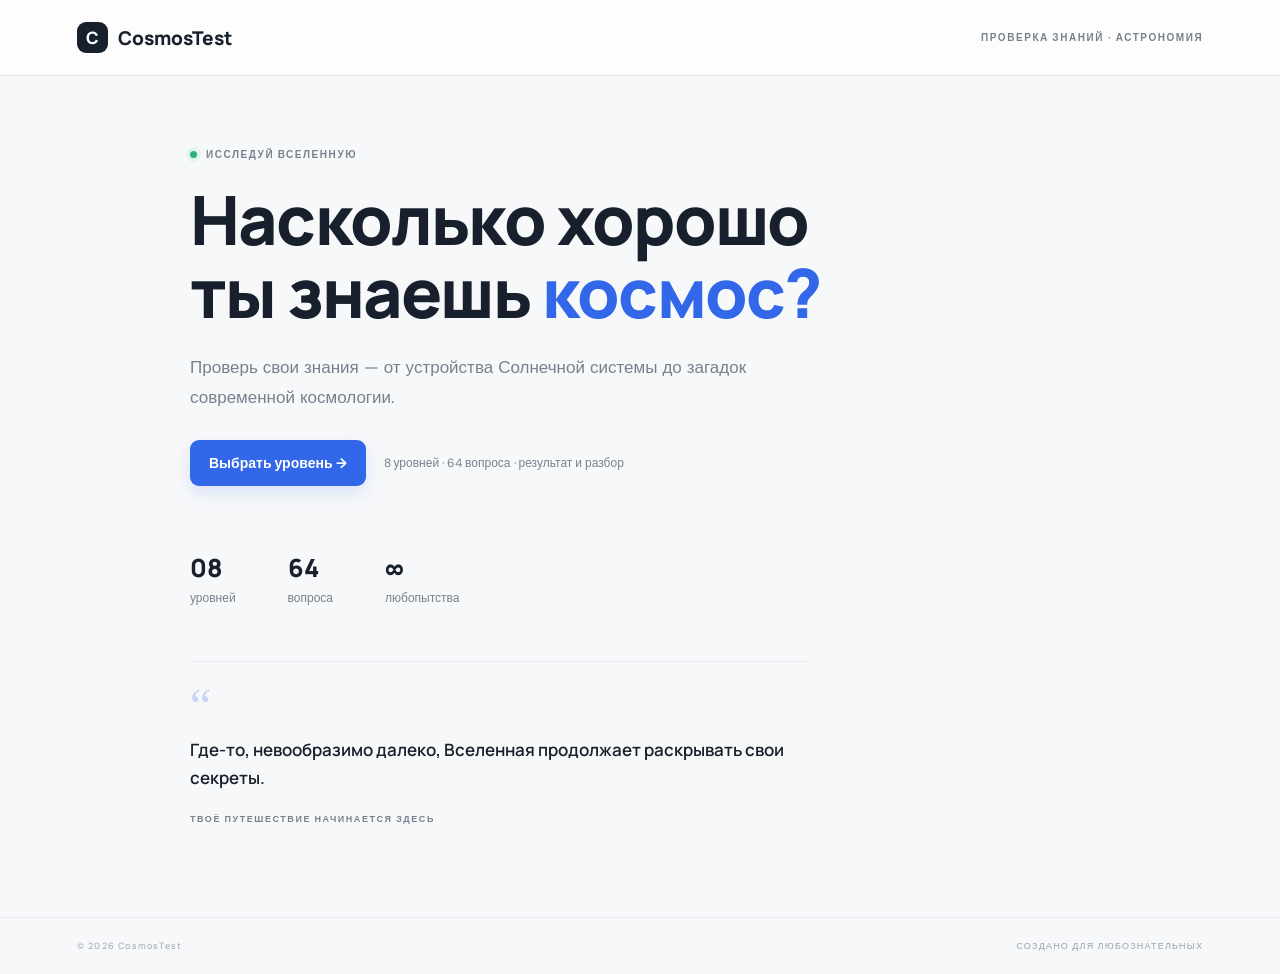
<file: index.html>
<!doctype html>
<html lang="ru">
<head>
  <meta charset="utf-8">
  <meta name="google-site-verification" content="ktGZbj3aNVo-mrfL7-bOlzmYHEcXYT6clqzNJ7sUijs">
  <meta name="viewport" content="width=device-width, initial-scale=1">
  <meta name="theme-color" content="#f7f8fa">
  <meta name="description" content="CosmosTest — проверь свои знания астрономии и космоса.">

  <title>CosmosTest — проверь знания о космосе</title>

  <link rel="stylesheet" href="style.css">
</head>

<body>
  <header class="topbar">
    <a class="brand" href="#" id="brandHome" aria-label="CosmosTest — на главную">
      <span class="brand-mark">C</span> CosmosTest
    </a>
    <span class="top-note">ПРОВЕРКА ЗНАНИЙ · АСТРОНОМИЯ</span>
  </header>

  <main class="container">
    <section id="home" class="screen active">
      <div class="eyebrow"><span class="dot"></span> ИССЛЕДУЙ ВСЕЛЕННУЮ</div>
      <h1>Насколько хорошо<br>ты знаешь <span class="accent">космос?</span></h1>
      <p class="lead">Проверь свои знания — от устройства Солнечной системы до загадок современной космологии.</p>
      <div class="home-actions">
        <button class="button primary" id="startButton">Выбрать уровень <span aria-hidden="true">→</span></button>
        <span class="microcopy">8 уровней · 64 вопроса · результат и разбор</span>
      </div>
      <div class="stats-row">
        <div class="stat"><strong>08</strong><span>уровней</span></div>
        <div class="stat"><strong>64</strong><span>вопроса</span></div>
        <div class="stat"><strong>∞</strong><span>любопытства</span></div>
      </div>
      <div class="quote-panel">
        <span class="quote-mark">“</span>
        <p>Где-то, невообразимо далеко, Вселенная продолжает раскрывать свои секреты.</p>
        <span class="quote-caption">ТВОЁ ПУТЕШЕСТВИЕ НАЧИНАЕТСЯ ЗДЕСЬ</span>
      </div>
    </section>

    <section id="levels" class="screen">
      <button class="back-link" data-go="home">← На главную</button>
      <div class="eyebrow">ВЫБОР СЛОЖНОСТИ</div>
      <h2>Выбери свой уровень</h2>
      <p class="section-lead">Каждый уровень содержит 8 вопросов. Можно проходить их в любом порядке.</p>
      <div id="levelGrid" class="level-grid"></div>
    </section>

    <section id="quiz" class="screen">
      <div class="quiz-top">
        <button class="back-link" id="quitQuiz">← К уровням</button>
        <span id="quizLevel" class="quiz-level"></span>
      </div>
      <div class="progress-meta">
        <span id="questionCounter">ВОПРОС 1 ИЗ 8</span>
        <span id="progressPercent">0%</span>
      </div>
      <div class="progress-track">
        <div id="progressBar" class="progress-fill"></div>
      </div>
      <div class="question-card">
        <div class="question-index" id="questionIndex">ВОПРОС 01</div>
        <h2 id="questionText"></h2>
        <div id="answers" class="answers"></div>
        <div id="feedback" class="feedback" aria-live="polite"></div>
        <div class="quiz-footer">
          <span id="answerHint">Выбери один вариант ответа</span>
          <button class="button primary" id="nextButton" disabled>Далее →</button>
        </div>
      </div>
    </section>

    <section id="result" class="screen">
      <div class="eyebrow"><span class="dot"></span> ТЕСТ ЗАВЕРШЁН</div>
      <div class="result-card">
        <div class="result-ring" id="resultRing">
          <div>
            <strong id="resultPercent">0%</strong>
            <span>РЕЗУЛЬТАТ</span>
          </div>
        </div>
        <p class="result-kicker" id="resultLevel"></p>
        <h2 id="resultTitle">Хорошая работа!</h2>
        <p id="resultDescription" class="section-lead"></p>
        <div class="result-stats">
          <div><strong id="correctCount">0</strong><span>Правильных</span></div>
          <div><strong id="wrongCount">0</strong><span>Ошибок</span></div>
          <div><strong id="totalCount">8</strong><span>Всего</span></div>
        </div>
        <div class="result-actions">
          <button class="button primary" id="reviewButton">Разобрать ответы</button>
          <button class="button secondary" id="retryButton">Пройти ещё раз</button>
          <button class="text-button" id="allLevelsButton">Все уровни</button>
        </div>
      </div>
    </section>

    <section id="review" class="screen">
      <button class="back-link" data-go="result">← К результату</button>
      <div class="eyebrow">РАЗБОР РЕЗУЛЬТАТОВ</div>
      <h2>Разберём ответы</h2>
      <p class="section-lead">Знания растут не только от правильных ответов, но и от понимания ошибок.</p>
      <div id="reviewList" class="review-list"></div>
      <button class="button primary review-end" id="reviewDone">Вернуться к результату</button>
    </section>
  </main>

  <footer>
    <span>© 2026 CosmosTest</span>
    <span>СОЗДАНО ДЛЯ ЛЮБОЗНАТЕЛЬНЫХ</span>
  </footer>

  <script src="questions.js"></script>
  <script src="app.js"></script>
</body>
</html>
</file>
<file: style.css>
@import url('https://fonts.googleapis.com/css2?family=DM+Sans:wght@400;500;600;700&family=Manrope:wght@400;500;600;700;800&display=swap');
:root{--bg:#f7f8fa;--paper:#fff;--ink:#17202c;--muted:#77818e;--line:#e5e9ee;--blue:#3267e9;--blue-soft:#edf2ff;--green:#16845b;--red:#c84c4c;--shadow:0 18px 50px rgba(23,32,44,.06)}
*{box-sizing:border-box}body{margin:0;background:var(--bg);color:var(--ink);font-family:"DM Sans",Arial,sans-serif;min-height:100vh;display:flex;flex-direction:column}.topbar{height:76px;padding:0 max(6vw,24px);display:flex;align-items:center;justify-content:space-between;border-bottom:1px solid var(--line);background:rgba(255,255,255,.75)}.brand{font:800 19px Manrope,sans-serif;color:var(--ink);text-decoration:none;display:flex;gap:10px;align-items:center}.brand-mark{display:grid;place-items:center;width:31px;height:31px;border-radius:9px;background:var(--ink);color:white;font-size:17px}.top-note,.eyebrow,.quote-caption,.question-index,.progress-meta,.result-ring span{font-size:10px;letter-spacing:1.55px;font-weight:700;color:var(--muted)}.container{width:min(900px,88vw);margin:0 auto;flex:1;padding:72px 0 90px}.screen{display:none;animation:appear .3s ease}.screen.active{display:block}@keyframes appear{from{opacity:0;transform:translateY(8px)}to{opacity:1;transform:none}}.eyebrow{display:flex;align-items:center;gap:9px;margin-bottom:22px}.dot{width:7px;height:7px;background:#2aaf80;border-radius:50%;box-shadow:0 0 0 4px #e2f5ed}h1,h2{font-family:Manrope,sans-serif;letter-spacing:-1.8px}h1{font-size:clamp(42px,7vw,68px);line-height:1.08;margin:0;max-width:720px;font-weight:800}.accent{color:var(--blue)}.lead{font-size:17px;line-height:1.75;color:var(--muted);max-width:570px;margin:23px 0 28px}.home-actions{display:flex;align-items:center;gap:18px;flex-wrap:wrap}.button{border:0;border-radius:9px;padding:14px 19px;font:700 14px "DM Sans",sans-serif;cursor:pointer;transition:.18s}.button:hover{transform:translateY(-1px)}.primary{background:var(--blue);color:white;box-shadow:0 7px 16px #3267e926}.primary:disabled{opacity:.4;cursor:not-allowed;transform:none}.secondary{background:#f0f2f5;color:var(--ink)}.microcopy{font-size:12px;color:var(--muted)}.stats-row{display:flex;gap:52px;margin:64px 0 55px}.stat{display:flex;flex-direction:column;gap:5px}.stat strong{font:800 25px Manrope}.stat span{font-size:12px;color:var(--muted)}.quote-panel{border-top:1px solid var(--line);padding:27px 0 0;max-width:620px;position:relative}.quote-mark{font:48px Georgia;color:#c8d5f6;line-height:.7}.quote-panel p{font:600 17px/1.6 Manrope;margin:9px 0 15px}.quote-caption{font-size:9px}.back-link{border:0;background:none;padding:0;color:var(--muted);font:600 13px "DM Sans";cursor:pointer;margin-bottom:30px}.back-link:hover{color:var(--blue)}h2{font-size:clamp(30px,5vw,42px);margin:0 0 10px}.section-lead{color:var(--muted);line-height:1.65;margin:0 0 30px}.level-grid{display:grid;grid-template-columns:repeat(2,1fr);gap:14px;margin-top:35px}.level-card{background:var(--paper);border:1px solid var(--line);border-radius:14px;padding:23px;text-align:left;cursor:pointer;transition:.2s;min-height:150px}.level-card:hover{border-color:#a9bdf5;box-shadow:var(--shadow);transform:translateY(-2px)}.level-number{font-size:10px;font-weight:700;letter-spacing:1.5px;color:var(--blue)}.level-card h3{font:700 20px Manrope;margin:14px 0 6px}.level-card p{font-size:13px;color:var(--muted);margin:0;line-height:1.5}.level-meta{display:flex;justify-content:space-between;margin-top:17px;color:var(--muted);font-size:11px}.quiz-top{display:flex;align-items:center;justify-content:space-between}.quiz-top .back-link{margin:0}.quiz-level{font-size:12px;font-weight:700;color:var(--blue)}.progress-meta{display:flex;justify-content:space-between;margin:38px 0 10px;font-size:10px}.progress-track{height:5px;background:#e8ebf0;border-radius:10px;overflow:hidden}.progress-fill{height:100%;width:0;background:var(--blue);transition:width .25s}.question-card{margin-top:28px;background:white;border:1px solid var(--line);border-radius:16px;padding:clamp(22px,5vw,42px);box-shadow:var(--shadow)}.question-index{color:var(--blue);margin-bottom:15px}.question-card h2{font-size:clamp(23px,4vw,31px);line-height:1.35;letter-spacing:-.7px;margin-bottom:27px}.answers{display:grid;gap:10px}.answer{display:flex;align-items:center;gap:13px;text-align:left;width:100%;border:1px solid var(--line);background:white;border-radius:10px;padding:14px 16px;font:500 14px "DM Sans";color:var(--ink);cursor:pointer;transition:.15s}.answer:hover:not(:disabled){border-color:#9db3f5;background:#fafbff}.answer-letter{width:25px;height:25px;display:grid;place-items:center;border-radius:7px;background:#f1f3f6;color:#687382;font-size:11px;font-weight:700;flex-shrink:0}.answer.correct{border-color:#72c5a3;background:#f0faf5}.answer.correct .answer-letter{background:#d8f2e5;color:var(--green)}.answer.incorrect{border-color:#e5a0a0;background:#fff5f5}.answer.incorrect .answer-letter{background:#f9dddd;color:var(--red)}.answer:disabled{cursor:default}.feedback{min-height:20px;margin-top:15px;font-size:13px;line-height:1.5;color:var(--muted)}.feedback.good{color:var(--green)}.feedback.bad{color:var(--red)}.quiz-footer{display:flex;justify-content:space-between;align-items:center;gap:15px;border-top:1px solid var(--line);padding-top:20px;margin-top:18px}.quiz-footer span{font-size:11px;color:var(--muted)}.result-card{max-width:600px;margin:0 auto;background:white;border:1px solid var(--line);border-radius:18px;padding:38px;text-align:center;box-shadow:var(--shadow)}.result-ring{width:150px;height:150px;border-radius:50%;margin:0 auto 25px;background:conic-gradient(var(--blue) 0deg,#e9edf4 0deg);display:grid;place-items:center;position:relative}.result-ring:before{content:"";position:absolute;inset:9px;background:white;border-radius:50%}.result-ring>div{position:relative;display:flex;flex-direction:column;gap:3px}.result-ring strong{font:800 35px Manrope}.result-ring span{font-size:8px}.result-kicker{font-size:10px;font-weight:700;letter-spacing:1.5px;color:var(--blue);margin:0 0 10px}.result-card h2{font-size:32px;margin:0 0 10px}.result-card .section-lead{margin:0 auto;max-width:430px}.result-stats{display:grid;grid-template-columns:repeat(3,1fr);border-top:1px solid var(--line);border-bottom:1px solid var(--line);margin:28px 0;padding:19px 0}.result-stats div{display:flex;flex-direction:column;gap:5px}.result-stats strong{font:800 23px Manrope}.result-stats span{font-size:11px;color:var(--muted)}.result-actions{display:flex;flex-wrap:wrap;justify-content:center;gap:10px}.text-button{border:0;background:none;color:var(--muted);font:600 13px "DM Sans";cursor:pointer;padding:12px}.review-list{display:grid;gap:12px}.review-item{background:white;border:1px solid var(--line);border-radius:12px;padding:19px}.review-item h3{font:700 15px/1.5 Manrope;margin:0 0 12px}.review-answer{font-size:13px;margin:6px 0}.review-answer.good{color:var(--green)}.review-answer.bad{color:var(--red)}.explanation{font-size:12px;line-height:1.6;color:var(--muted);border-top:1px solid var(--line);padding-top:12px;margin:12px 0 0}.review-end{margin-top:22px}footer{border-top:1px solid var(--line);padding:22px max(6vw,24px);display:flex;justify-content:space-between;color:#9aa2ad;font-size:9px;letter-spacing:1.2px}
@media(max-width:600px){.topbar{height:64px}.top-note{font-size:8px}.container{padding:52px 0 65px}.level-grid{grid-template-columns:1fr}.stats-row{gap:32px;margin:48px 0}.question-card{padding:22px 17px}.quiz-footer{align-items:flex-end}.quiz-footer span{max-width:140px;line-height:1.4}.result-card{padding:27px 18px}.result-actions{flex-direction:column}.result-actions .button{width:100%}footer{gap:12px;flex-wrap:wrap}}
</file>
